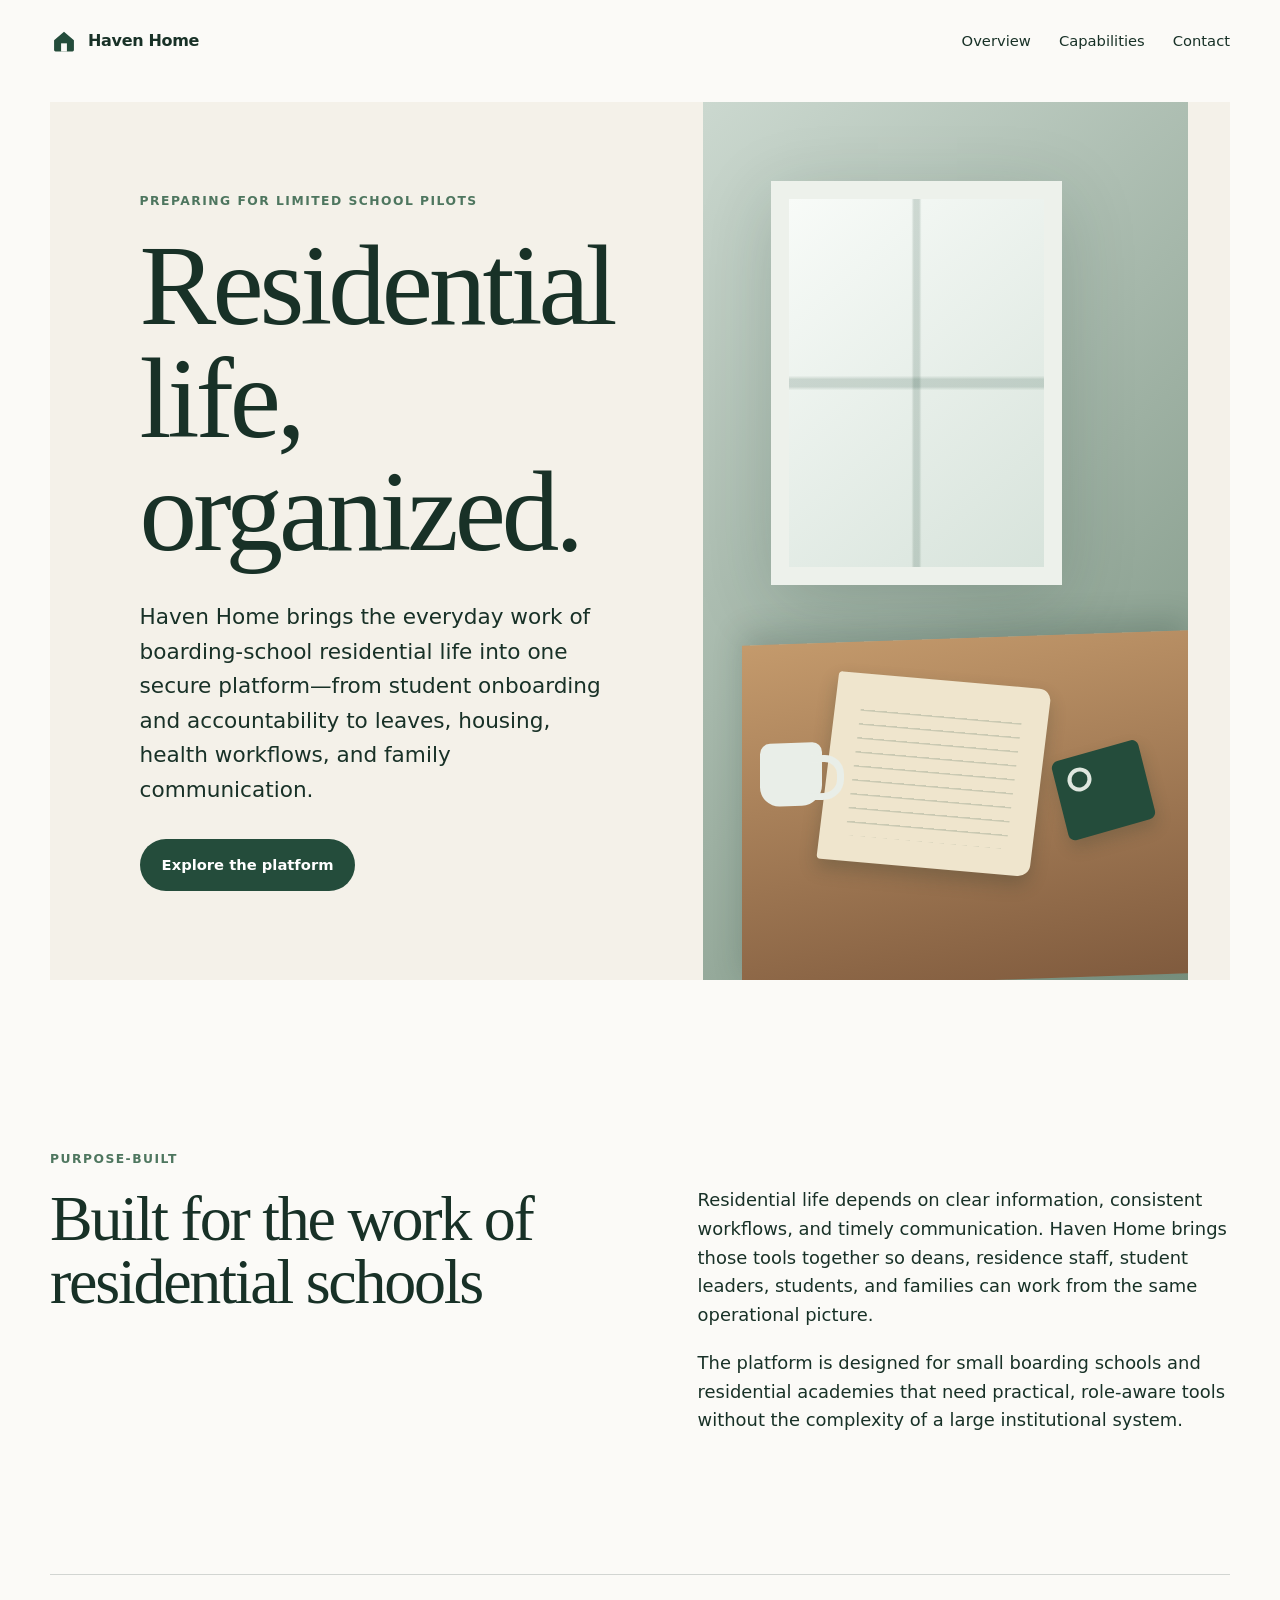
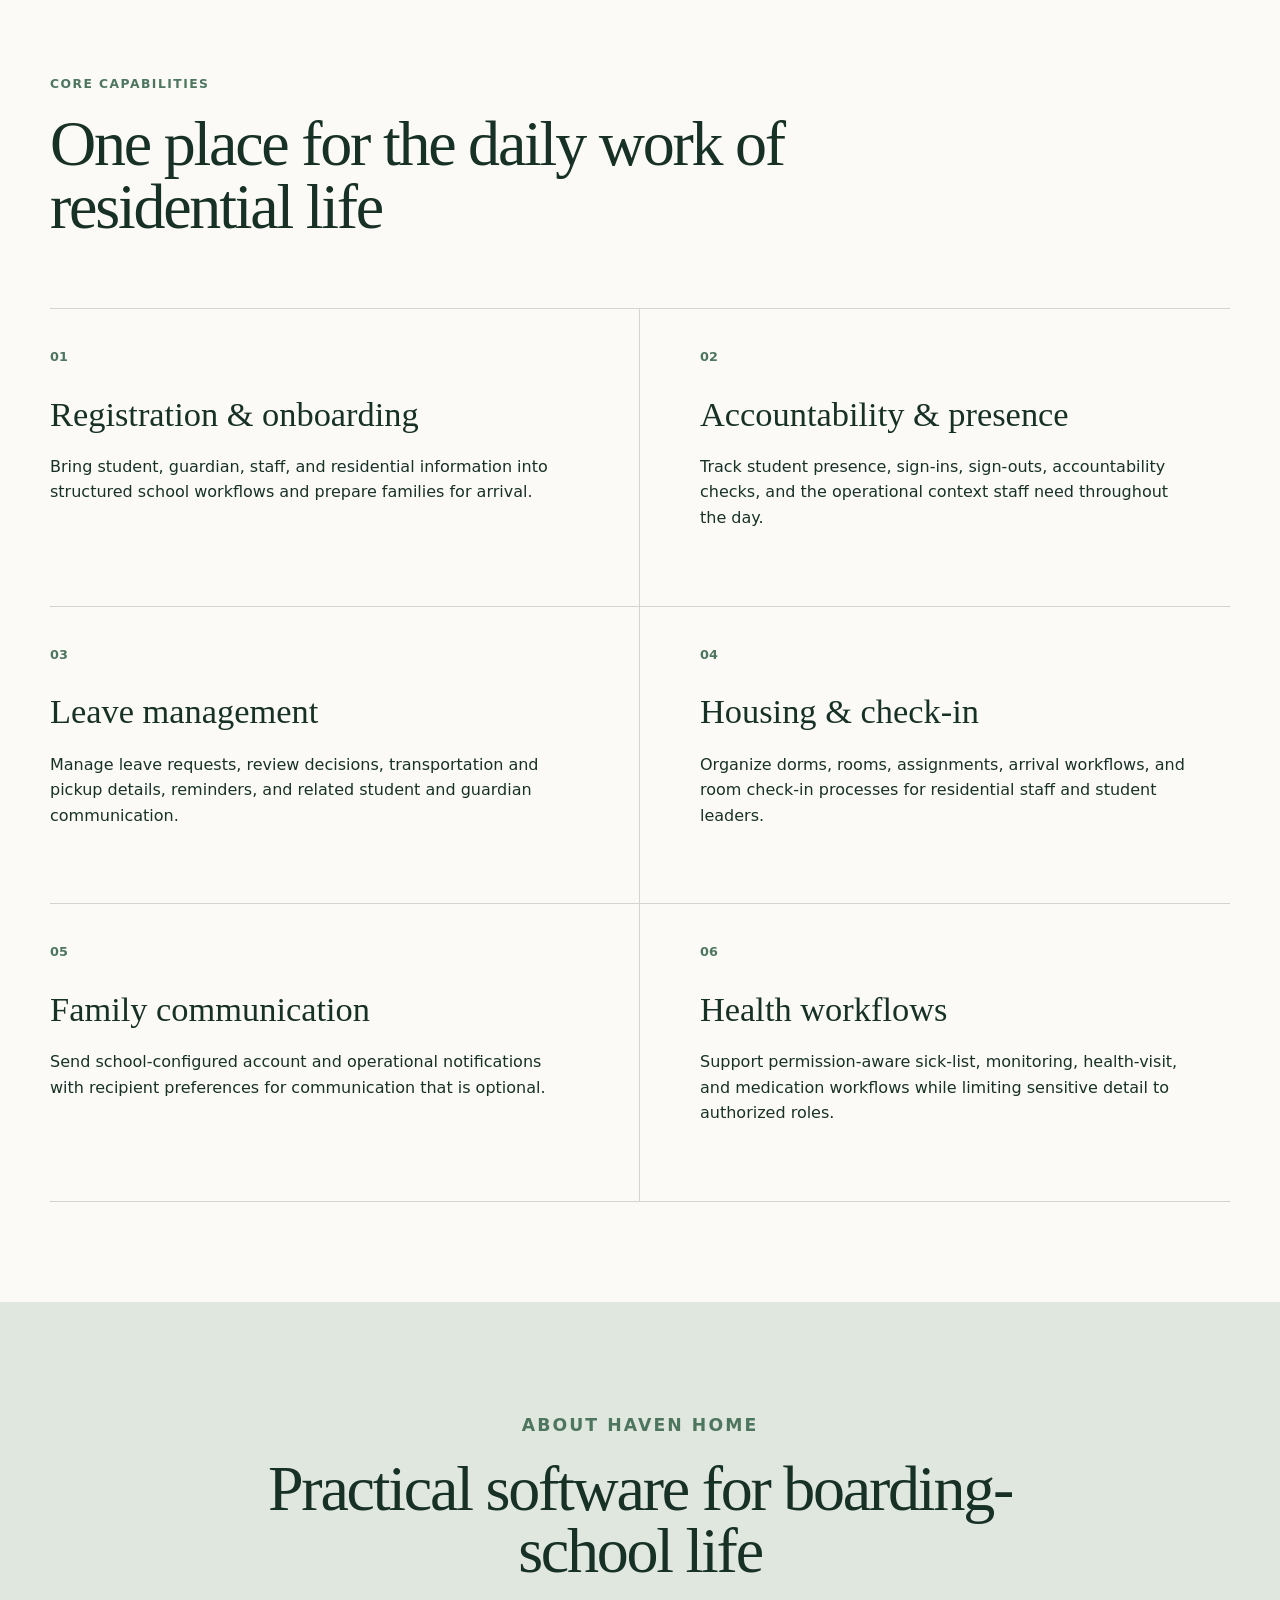
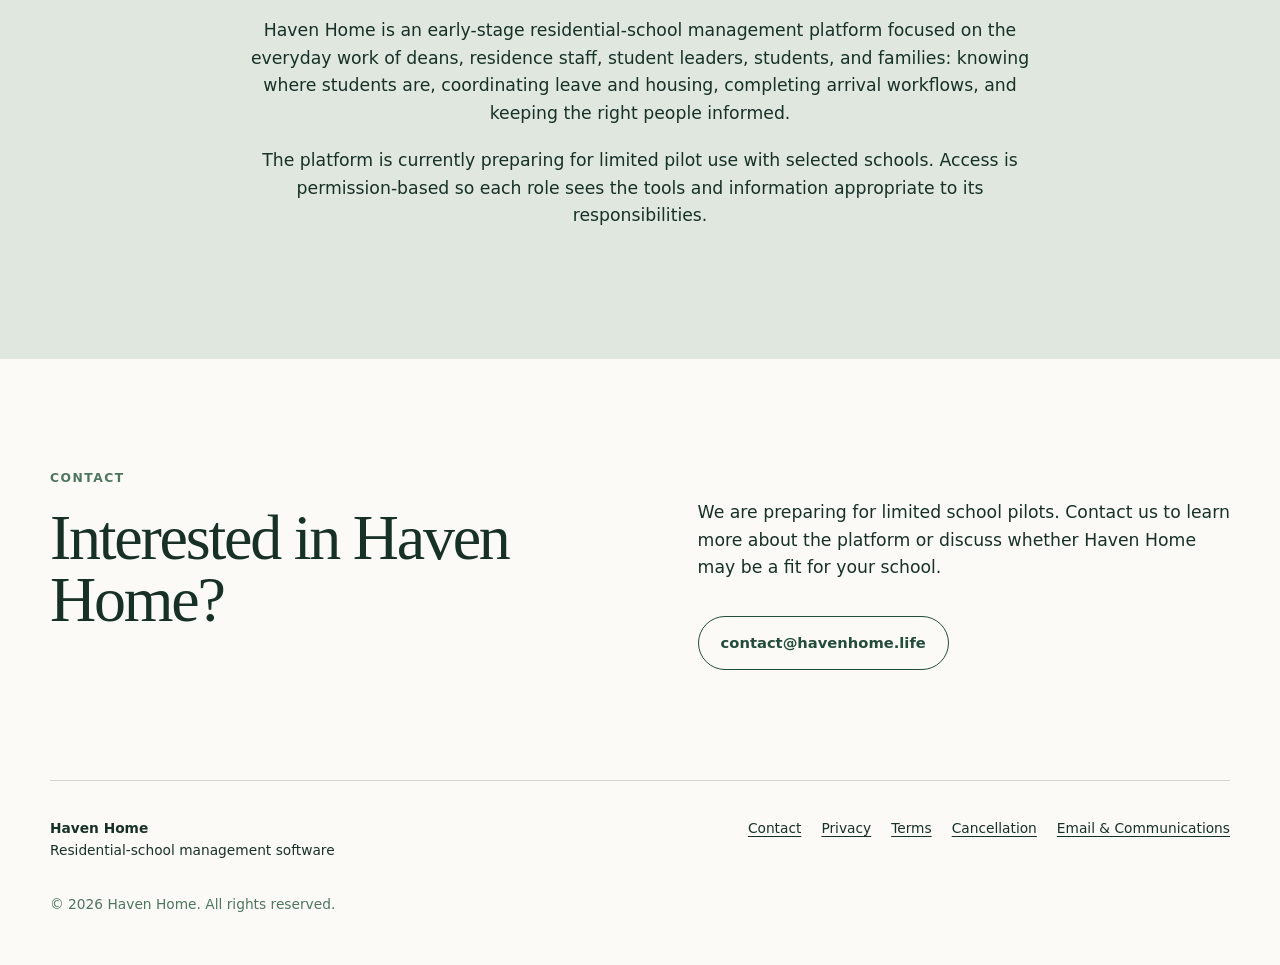
<file: index.html>
<!doctype html>
<html lang="en">
<head>
  <meta charset="utf-8">
  <meta name="viewport" content="width=device-width, initial-scale=1">
  <title>Haven Home | Residential Life, Organized</title>
  <meta name="description" content="Haven Home helps boarding schools manage student onboarding, accountability, leaves, housing, health workflows, and family communication.">
  <link rel="icon" href="favicon.svg" type="image/svg+xml">
  <link rel="stylesheet" href="styles.css">
</head>
<body>
  <header class="site-header">
    <a class="brand" href="#top" aria-label="Haven Home home">
      <svg class="brand-mark" viewBox="0 0 48 48" aria-hidden="true">
        <path d="M7 22.5 24 8l17 14.5v17a2.5 2.5 0 0 1-2.5 2.5h-29A2.5 2.5 0 0 1 7 39.5z"/>
        <path class="door" d="M19 42V28h10v14"/>
      </svg>
      <span>Haven Home</span>
    </a>
    <nav aria-label="Primary navigation">
      <a href="#overview">Overview</a>
      <a href="#capabilities">Capabilities</a>
      <a href="#contact">Contact</a>
    </nav>
  </header>

  <main id="top">
    <section class="hero">
      <div class="hero-copy">
        <p class="eyebrow">Preparing for limited school pilots</p>
        <h1>Residential life,<br>organized.</h1>
        <p class="lede">Haven Home brings the everyday work of boarding-school residential life into one secure platform—from student onboarding and accountability to leaves, housing, health workflows, and family communication.</p>
        <a class="button" href="#capabilities">Explore the platform</a>
      </div>
      <div class="hero-art" aria-hidden="true">
        <div class="window"></div>
        <div class="desk">
          <div class="notebook"></div>
          <div class="key-tag"></div>
          <div class="mug"></div>
        </div>
      </div>
    </section>

    <section class="intro" id="overview">
      <div>
        <p class="eyebrow">Purpose-built</p>
        <h2>Built for the work of residential schools</h2>
      </div>
      <div class="intro-copy">
        <p>Residential life depends on clear information, consistent workflows, and timely communication. Haven Home brings those tools together so deans, residence staff, student leaders, students, and families can work from the same operational picture.</p>
        <p>The platform is designed for small boarding schools and residential academies that need practical, role-aware tools without the complexity of a large institutional system.</p>
      </div>
    </section>

    <section class="capabilities" id="capabilities">
      <div class="section-heading">
        <p class="eyebrow">Core capabilities</p>
        <h2>One place for the daily work of residential life</h2>
      </div>
      <div class="capability-grid">
        <article><span>01</span><h3>Registration & onboarding</h3><p>Bring student, guardian, staff, and residential information into structured school workflows and prepare families for arrival.</p></article>
        <article><span>02</span><h3>Accountability & presence</h3><p>Track student presence, sign-ins, sign-outs, accountability checks, and the operational context staff need throughout the day.</p></article>
        <article><span>03</span><h3>Leave management</h3><p>Manage leave requests, review decisions, transportation and pickup details, reminders, and related student and guardian communication.</p></article>
        <article><span>04</span><h3>Housing & check-in</h3><p>Organize dorms, rooms, assignments, arrival workflows, and room check-in processes for residential staff and student leaders.</p></article>
        <article><span>05</span><h3>Family communication</h3><p>Send school-configured account and operational notifications with recipient preferences for communication that is optional.</p></article>
        <article><span>06</span><h3>Health workflows</h3><p>Support permission-aware sick-list, monitoring, health-visit, and medication workflows while limiting sensitive detail to authorized roles.</p></article>
      </div>
    </section>

    <section class="about">
      <div class="about-card">
        <p class="eyebrow">About Haven Home</p>
        <h2>Practical software for boarding-school life</h2>
        <p>Haven Home is an early-stage residential-school management platform focused on the everyday work of deans, residence staff, student leaders, students, and families: knowing where students are, coordinating leave and housing, completing arrival workflows, and keeping the right people informed.</p>
        <p>The platform is currently preparing for limited pilot use with selected schools. Access is permission-based so each role sees the tools and information appropriate to its responsibilities.</p>
      </div>
    </section>

    <section class="contact" id="contact">
      <div>
        <p class="eyebrow">Contact</p>
        <h2>Interested in Haven Home?</h2>
      </div>
      <div>
        <p>We are preparing for limited school pilots. Contact us to learn more about the platform or discuss whether Haven Home may be a fit for your school.</p>
        <a class="button button-light" href="mailto:contact@havenhome.life">contact@havenhome.life</a>
      </div>
    </section>
  </main>

  <footer>
    <div><strong>Haven Home</strong><span>Residential-school management software</span></div>
    <div class="footer-links"><a href="mailto:contact@havenhome.life">Contact</a><a href="privacy.html">Privacy</a><a href="terms.html">Terms</a><a href="cancellation.html">Cancellation</a><a href="communications.html">Email &amp; Communications</a></div>
    <p>© 2026 Haven Home. All rights reserved.</p>
  </footer>
</body>
</html>
</file>
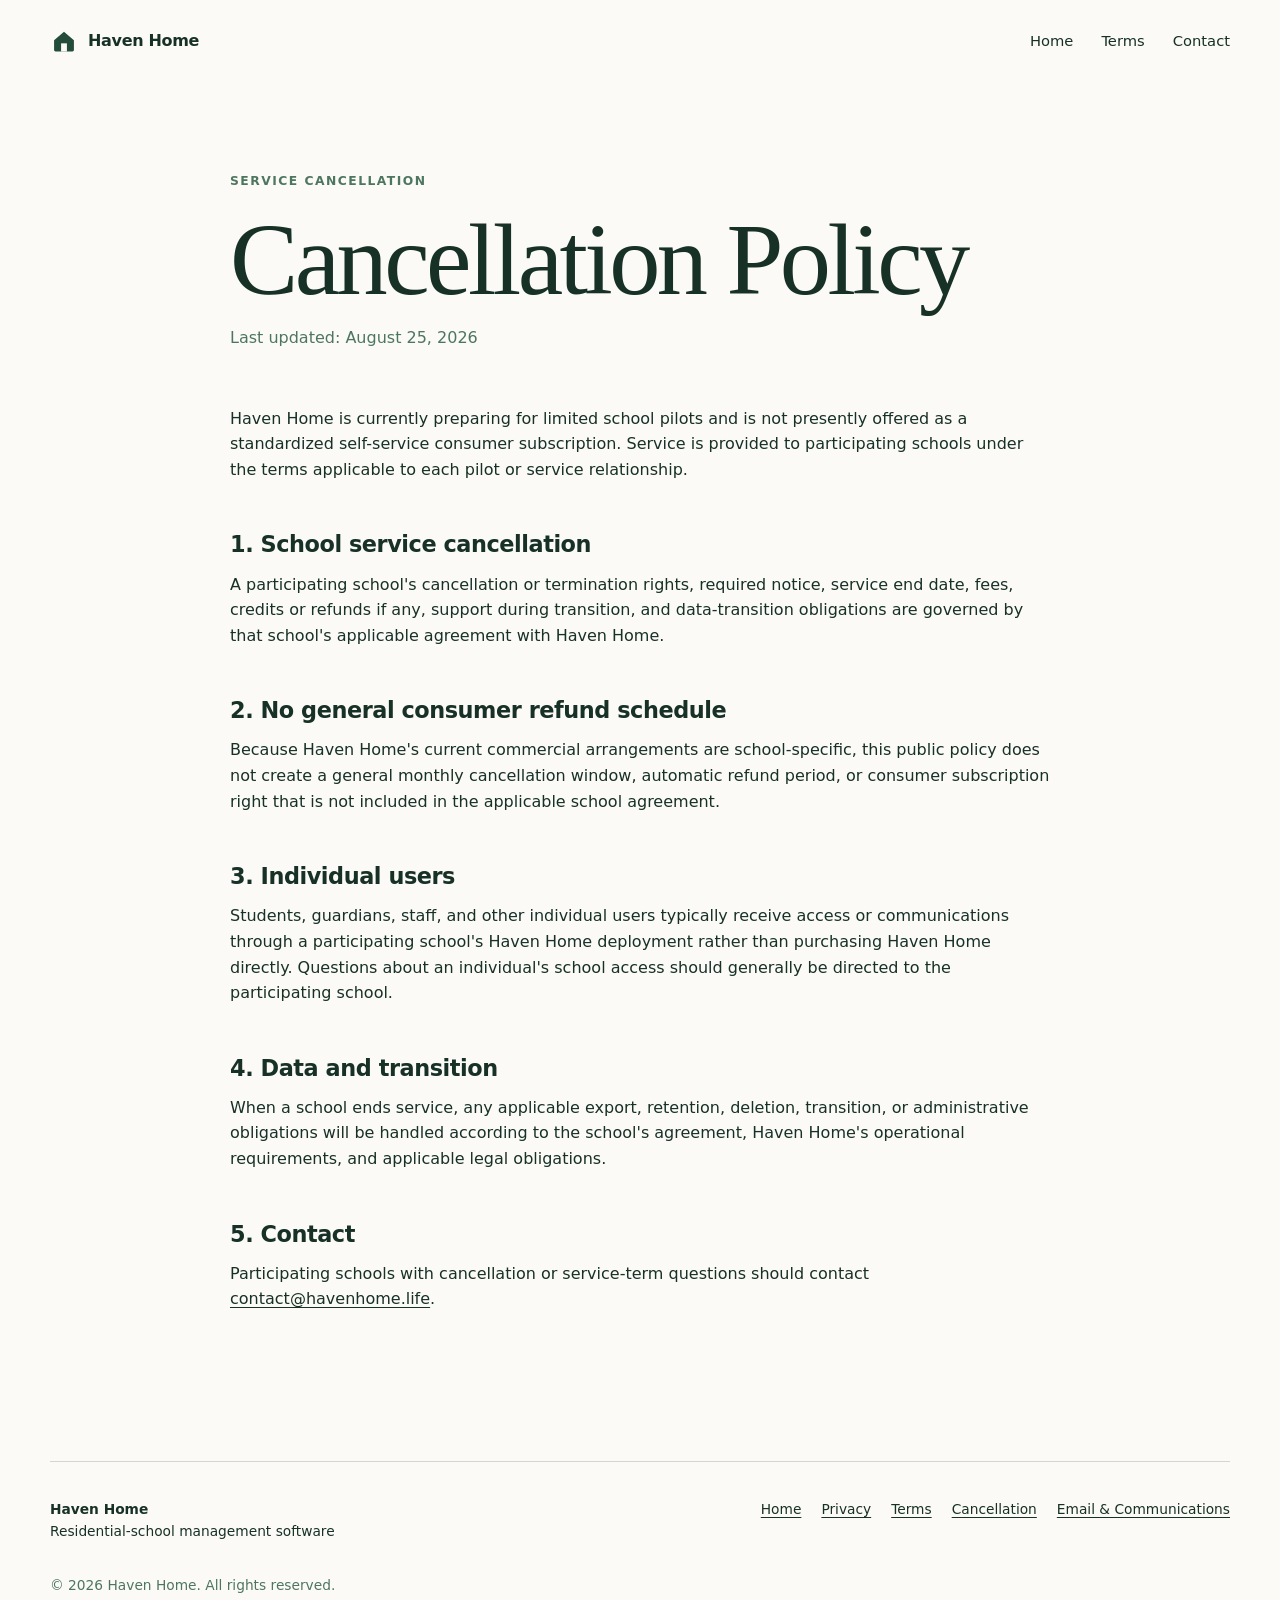
<file: cancellation.html>
<!doctype html>
<html lang="en">
<head>
  <meta charset="utf-8">
  <meta name="viewport" content="width=device-width, initial-scale=1">
  <title>Cancellation Policy | Haven Home</title>
  <meta name="description" content="Service cancellation information for Haven Home participating schools and pilot deployments.">
  <link rel="icon" href="favicon.svg" type="image/svg+xml">
  <link rel="stylesheet" href="styles.css">
</head>
<body>
  <header class="site-header">
    <a class="brand" href="index.html" aria-label="Haven Home home">
      <svg class="brand-mark" viewBox="0 0 48 48" aria-hidden="true"><path d="M7 22.5 24 8l17 14.5v17a2.5 2.5 0 0 1-2.5 2.5h-29A2.5 2.5 0 0 1 7 39.5z"/><path class="door" d="M19 42V28h10v14"/></svg>
      <span>Haven Home</span>
    </a>
    <nav aria-label="Primary navigation"><a href="index.html">Home</a><a href="terms.html">Terms</a><a href="mailto:contact@havenhome.life">Contact</a></nav>
  </header>

  <main class="legal-page">
    <p class="eyebrow">Service cancellation</p>
    <h1>Cancellation Policy</h1>
    <p class="legal-updated">Last updated: August 25, 2026</p>

    <p>Haven Home is currently preparing for limited school pilots and is not presently offered as a standardized self-service consumer subscription. Service is provided to participating schools under the terms applicable to each pilot or service relationship.</p>

    <h2>1. School service cancellation</h2>
    <p>A participating school's cancellation or termination rights, required notice, service end date, fees, credits or refunds if any, support during transition, and data-transition obligations are governed by that school's applicable agreement with Haven Home.</p>

    <h2>2. No general consumer refund schedule</h2>
    <p>Because Haven Home's current commercial arrangements are school-specific, this public policy does not create a general monthly cancellation window, automatic refund period, or consumer subscription right that is not included in the applicable school agreement.</p>

    <h2>3. Individual users</h2>
    <p>Students, guardians, staff, and other individual users typically receive access or communications through a participating school's Haven Home deployment rather than purchasing Haven Home directly. Questions about an individual's school access should generally be directed to the participating school.</p>

    <h2>4. Data and transition</h2>
    <p>When a school ends service, any applicable export, retention, deletion, transition, or administrative obligations will be handled according to the school's agreement, Haven Home's operational requirements, and applicable legal obligations.</p>

    <h2>5. Contact</h2>
    <p>Participating schools with cancellation or service-term questions should contact <a href="mailto:contact@havenhome.life">contact@havenhome.life</a>.</p>
  </main>

  <footer>
    <div><strong>Haven Home</strong><span>Residential-school management software</span></div>
    <div class="footer-links"><a href="index.html">Home</a><a href="privacy.html">Privacy</a><a href="terms.html">Terms</a><a href="cancellation.html">Cancellation</a><a href="communications.html">Email &amp; Communications</a></div>
    <p>© 2026 Haven Home. All rights reserved.</p>
  </footer>
</body>
</html>
</file>
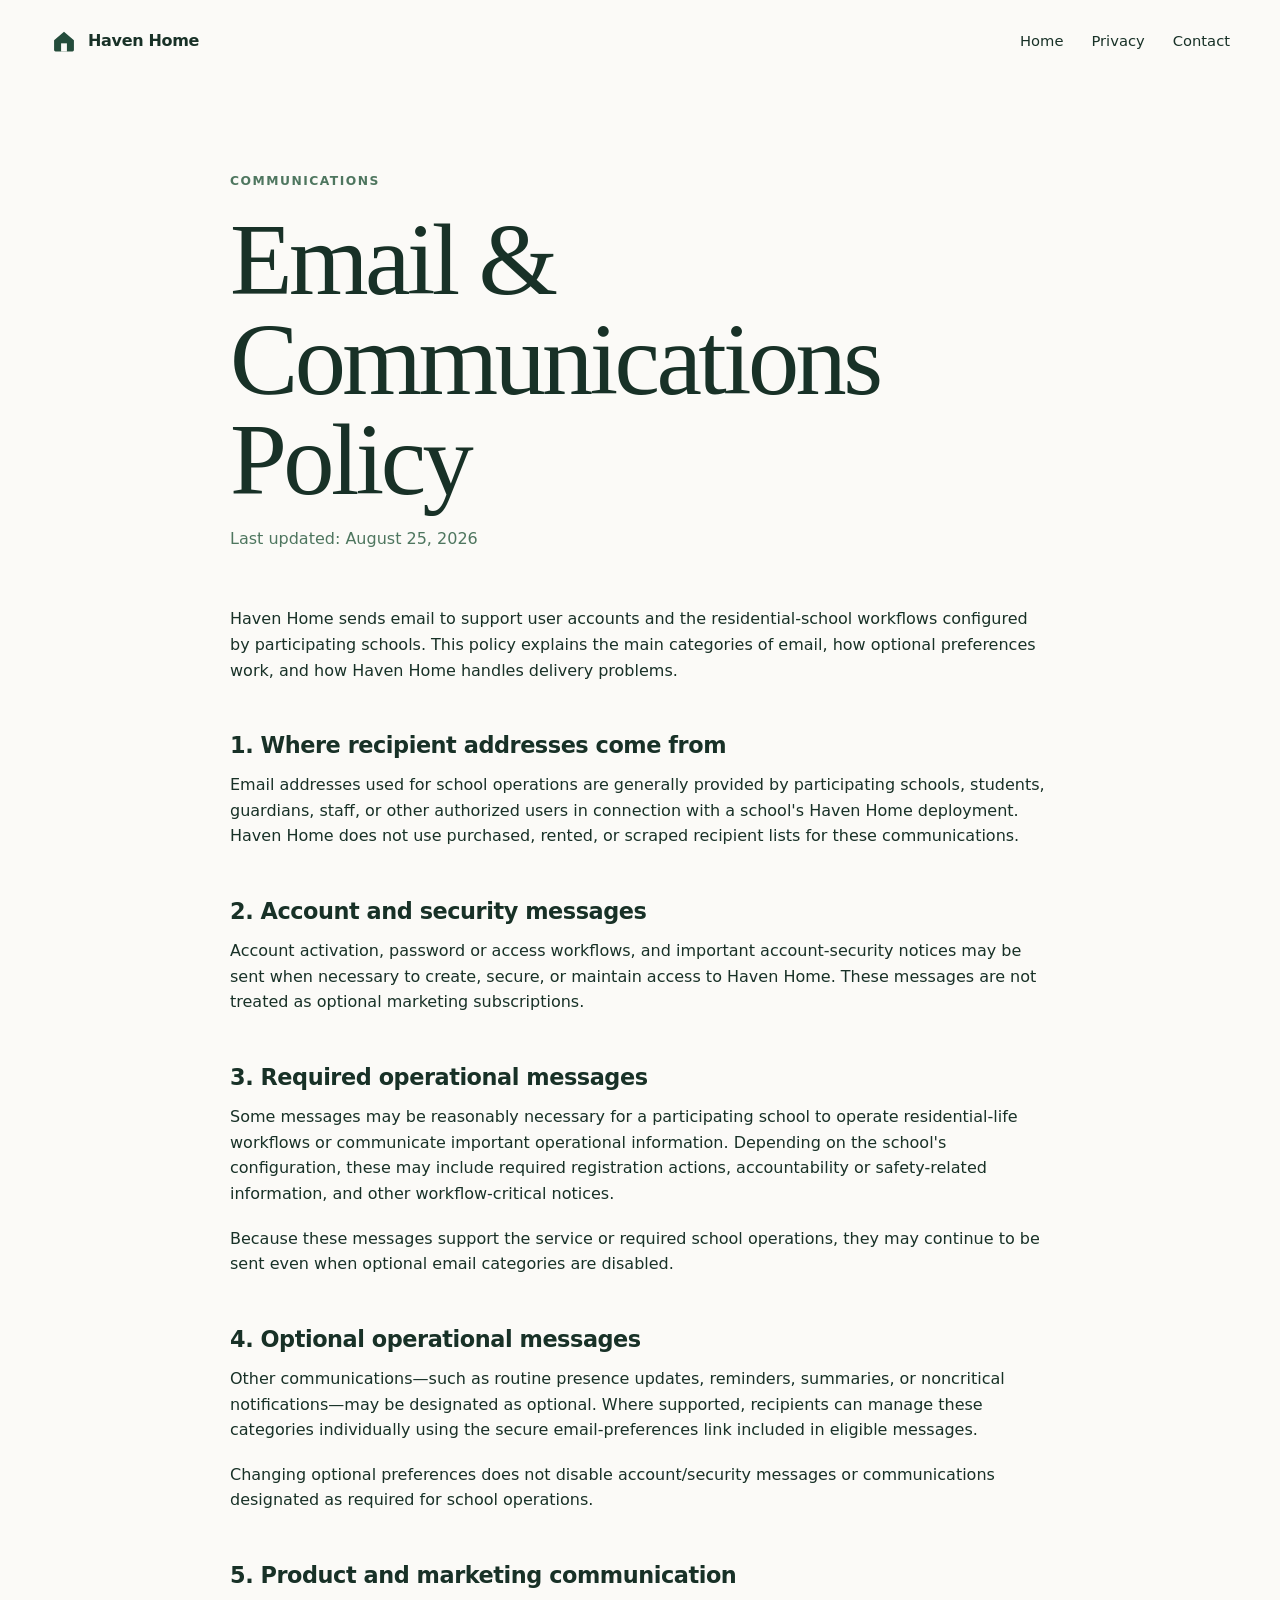
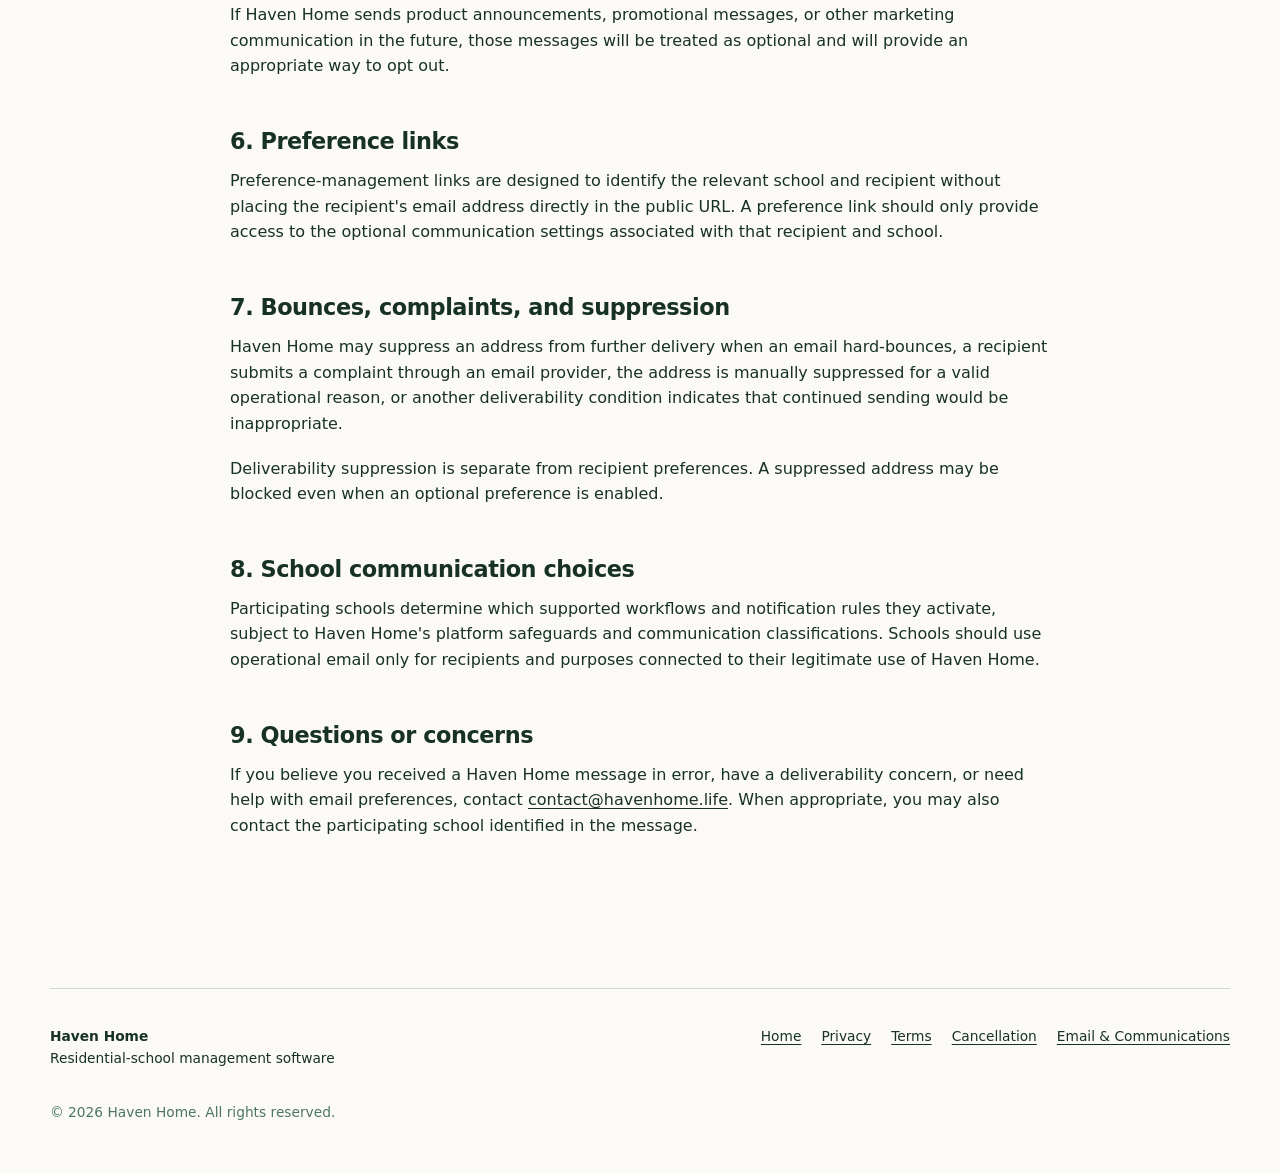
<file: communications.html>
<!doctype html>
<html lang="en">
<head>
  <meta charset="utf-8">
  <meta name="viewport" content="width=device-width, initial-scale=1">
  <title>Email & Communications Policy | Haven Home</title>
  <meta name="description" content="How Haven Home handles account, operational, optional, and deliverability-related email communications.">
  <link rel="icon" href="favicon.svg" type="image/svg+xml">
  <link rel="stylesheet" href="styles.css">
</head>
<body>
  <header class="site-header">
    <a class="brand" href="index.html" aria-label="Haven Home home">
      <svg class="brand-mark" viewBox="0 0 48 48" aria-hidden="true"><path d="M7 22.5 24 8l17 14.5v17a2.5 2.5 0 0 1-2.5 2.5h-29A2.5 2.5 0 0 1 7 39.5z"/><path class="door" d="M19 42V28h10v14"/></svg>
      <span>Haven Home</span>
    </a>
    <nav aria-label="Primary navigation"><a href="index.html">Home</a><a href="privacy.html">Privacy</a><a href="mailto:contact@havenhome.life">Contact</a></nav>
  </header>

  <main class="legal-page">
    <p class="eyebrow">Communications</p>
    <h1>Email &amp; Communications Policy</h1>
    <p class="legal-updated">Last updated: August 25, 2026</p>

    <p>Haven Home sends email to support user accounts and the residential-school workflows configured by participating schools. This policy explains the main categories of email, how optional preferences work, and how Haven Home handles delivery problems.</p>

    <h2>1. Where recipient addresses come from</h2>
    <p>Email addresses used for school operations are generally provided by participating schools, students, guardians, staff, or other authorized users in connection with a school's Haven Home deployment. Haven Home does not use purchased, rented, or scraped recipient lists for these communications.</p>

    <h2>2. Account and security messages</h2>
    <p>Account activation, password or access workflows, and important account-security notices may be sent when necessary to create, secure, or maintain access to Haven Home. These messages are not treated as optional marketing subscriptions.</p>

    <h2>3. Required operational messages</h2>
    <p>Some messages may be reasonably necessary for a participating school to operate residential-life workflows or communicate important operational information. Depending on the school's configuration, these may include required registration actions, accountability or safety-related information, and other workflow-critical notices.</p>
    <p>Because these messages support the service or required school operations, they may continue to be sent even when optional email categories are disabled.</p>

    <h2>4. Optional operational messages</h2>
    <p>Other communications—such as routine presence updates, reminders, summaries, or noncritical notifications—may be designated as optional. Where supported, recipients can manage these categories individually using the secure email-preferences link included in eligible messages.</p>
    <p>Changing optional preferences does not disable account/security messages or communications designated as required for school operations.</p>

    <h2>5. Product and marketing communication</h2>
    <p>If Haven Home sends product announcements, promotional messages, or other marketing communication in the future, those messages will be treated as optional and will provide an appropriate way to opt out.</p>

    <h2>6. Preference links</h2>
    <p>Preference-management links are designed to identify the relevant school and recipient without placing the recipient's email address directly in the public URL. A preference link should only provide access to the optional communication settings associated with that recipient and school.</p>

    <h2>7. Bounces, complaints, and suppression</h2>
    <p>Haven Home may suppress an address from further delivery when an email hard-bounces, a recipient submits a complaint through an email provider, the address is manually suppressed for a valid operational reason, or another deliverability condition indicates that continued sending would be inappropriate.</p>
    <p>Deliverability suppression is separate from recipient preferences. A suppressed address may be blocked even when an optional preference is enabled.</p>

    <h2>8. School communication choices</h2>
    <p>Participating schools determine which supported workflows and notification rules they activate, subject to Haven Home's platform safeguards and communication classifications. Schools should use operational email only for recipients and purposes connected to their legitimate use of Haven Home.</p>

    <h2>9. Questions or concerns</h2>
    <p>If you believe you received a Haven Home message in error, have a deliverability concern, or need help with email preferences, contact <a href="mailto:contact@havenhome.life">contact@havenhome.life</a>. When appropriate, you may also contact the participating school identified in the message.</p>
  </main>

  <footer>
    <div><strong>Haven Home</strong><span>Residential-school management software</span></div>
    <div class="footer-links"><a href="index.html">Home</a><a href="privacy.html">Privacy</a><a href="terms.html">Terms</a><a href="cancellation.html">Cancellation</a><a href="communications.html">Email &amp; Communications</a></div>
    <p>© 2026 Haven Home. All rights reserved.</p>
  </footer>
</body>
</html>
</file>
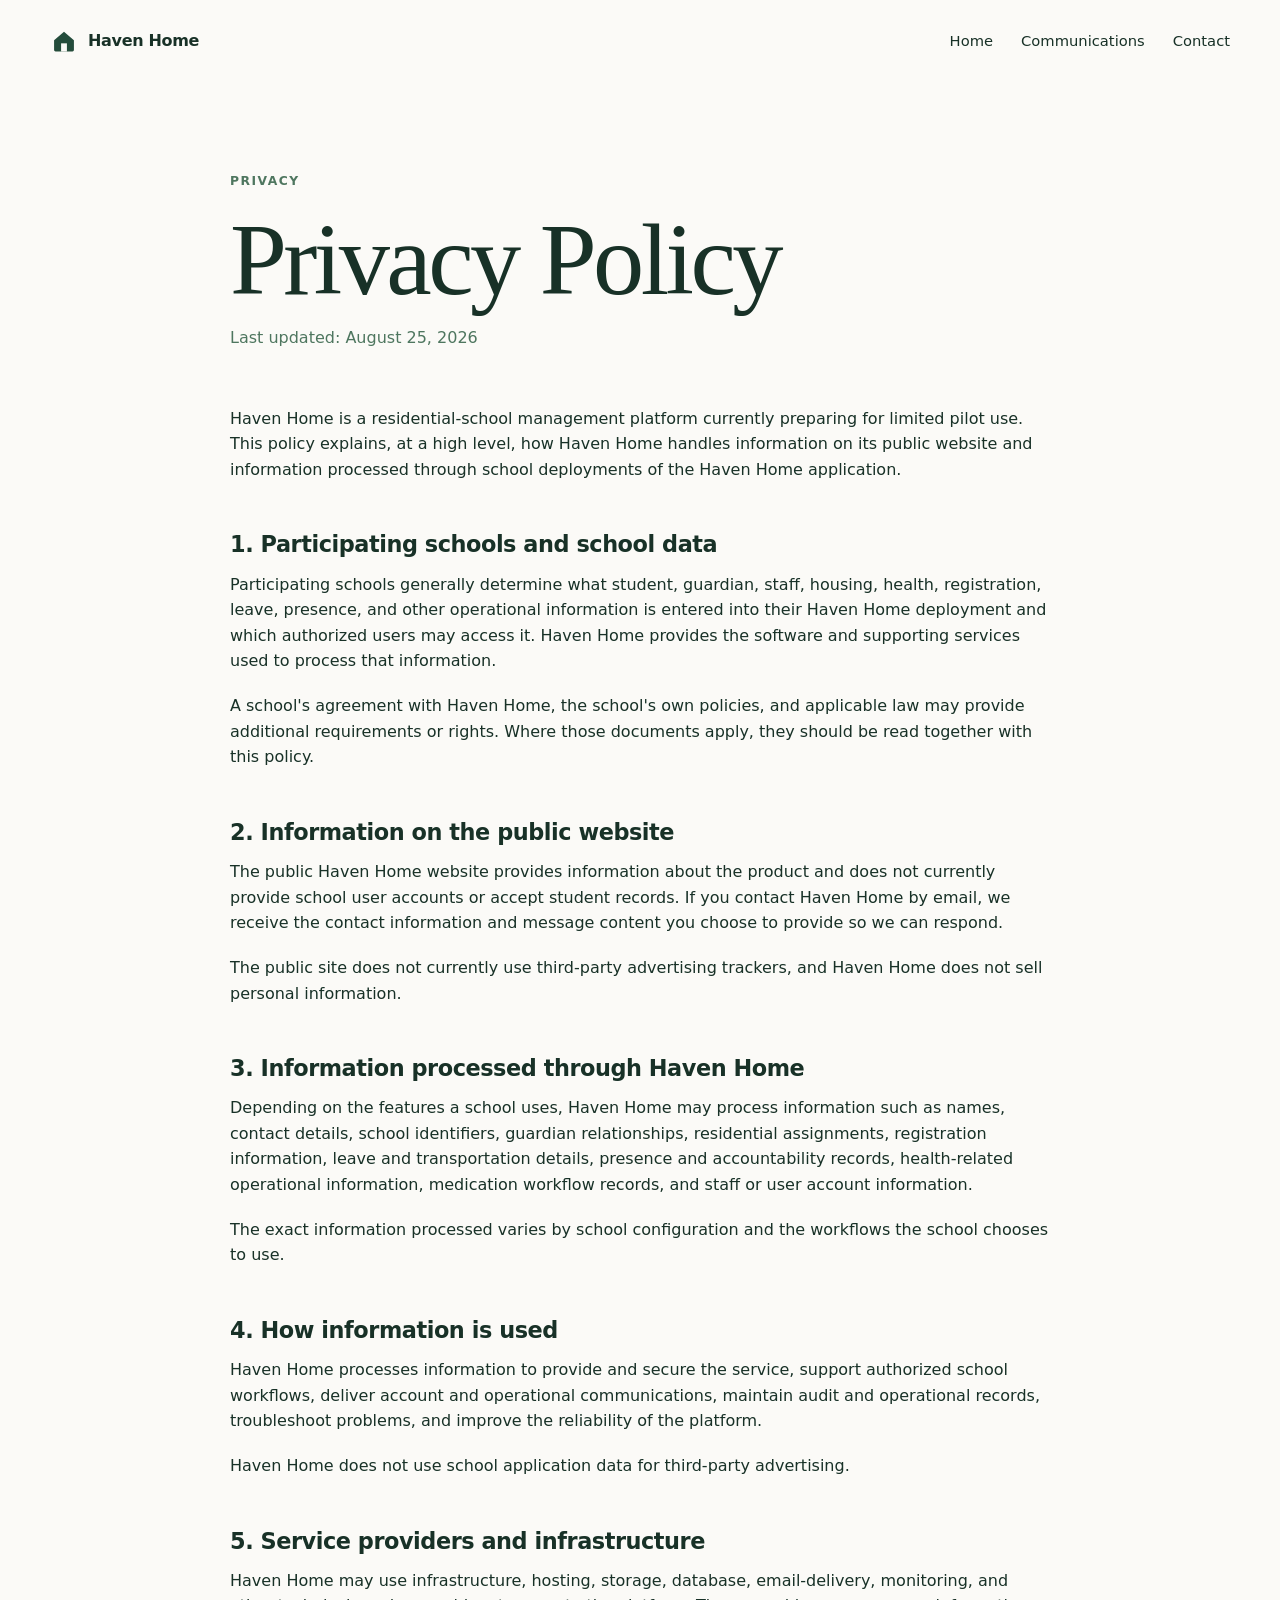
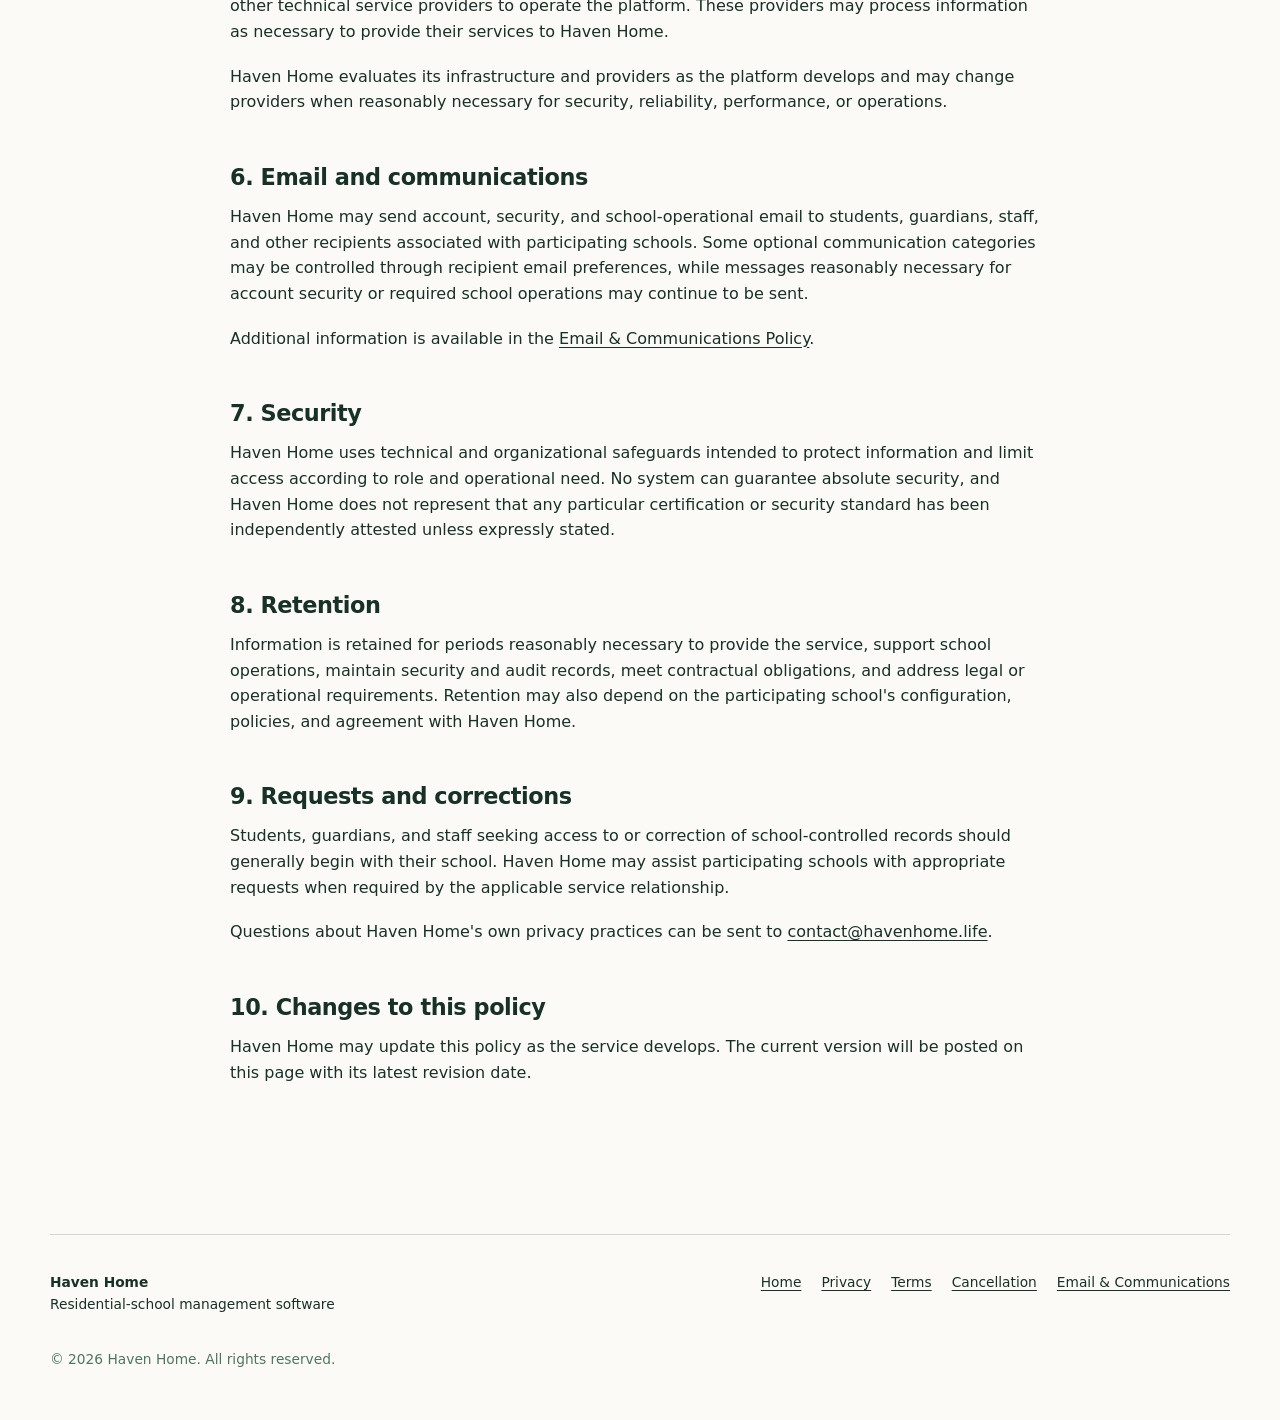
<file: privacy.html>
<!doctype html>
<html lang="en">
<head>
  <meta charset="utf-8">
  <meta name="viewport" content="width=device-width, initial-scale=1">
  <title>Privacy Policy | Haven Home</title>
  <meta name="description" content="Privacy information for the Haven Home website and residential-school management platform.">
  <link rel="icon" href="favicon.svg" type="image/svg+xml">
  <link rel="stylesheet" href="styles.css">
</head>
<body>
  <header class="site-header">
    <a class="brand" href="index.html" aria-label="Haven Home home">
      <svg class="brand-mark" viewBox="0 0 48 48" aria-hidden="true">
        <path d="M7 22.5 24 8l17 14.5v17a2.5 2.5 0 0 1-2.5 2.5h-29A2.5 2.5 0 0 1 7 39.5z"/>
        <path class="door" d="M19 42V28h10v14"/>
      </svg>
      <span>Haven Home</span>
    </a>
    <nav aria-label="Primary navigation"><a href="index.html">Home</a><a href="communications.html">Communications</a><a href="mailto:contact@havenhome.life">Contact</a></nav>
  </header>

  <main class="legal-page">
    <p class="eyebrow">Privacy</p>
    <h1>Privacy Policy</h1>
    <p class="legal-updated">Last updated: August 25, 2026</p>

    <p>Haven Home is a residential-school management platform currently preparing for limited pilot use. This policy explains, at a high level, how Haven Home handles information on its public website and information processed through school deployments of the Haven Home application.</p>

    <h2>1. Participating schools and school data</h2>
    <p>Participating schools generally determine what student, guardian, staff, housing, health, registration, leave, presence, and other operational information is entered into their Haven Home deployment and which authorized users may access it. Haven Home provides the software and supporting services used to process that information.</p>
    <p>A school's agreement with Haven Home, the school's own policies, and applicable law may provide additional requirements or rights. Where those documents apply, they should be read together with this policy.</p>

    <h2>2. Information on the public website</h2>
    <p>The public Haven Home website provides information about the product and does not currently provide school user accounts or accept student records. If you contact Haven Home by email, we receive the contact information and message content you choose to provide so we can respond.</p>
    <p>The public site does not currently use third-party advertising trackers, and Haven Home does not sell personal information.</p>

    <h2>3. Information processed through Haven Home</h2>
    <p>Depending on the features a school uses, Haven Home may process information such as names, contact details, school identifiers, guardian relationships, residential assignments, registration information, leave and transportation details, presence and accountability records, health-related operational information, medication workflow records, and staff or user account information.</p>
    <p>The exact information processed varies by school configuration and the workflows the school chooses to use.</p>

    <h2>4. How information is used</h2>
    <p>Haven Home processes information to provide and secure the service, support authorized school workflows, deliver account and operational communications, maintain audit and operational records, troubleshoot problems, and improve the reliability of the platform.</p>
    <p>Haven Home does not use school application data for third-party advertising.</p>

    <h2>5. Service providers and infrastructure</h2>
    <p>Haven Home may use infrastructure, hosting, storage, database, email-delivery, monitoring, and other technical service providers to operate the platform. These providers may process information as necessary to provide their services to Haven Home.</p>
    <p>Haven Home evaluates its infrastructure and providers as the platform develops and may change providers when reasonably necessary for security, reliability, performance, or operations.</p>

    <h2>6. Email and communications</h2>
    <p>Haven Home may send account, security, and school-operational email to students, guardians, staff, and other recipients associated with participating schools. Some optional communication categories may be controlled through recipient email preferences, while messages reasonably necessary for account security or required school operations may continue to be sent.</p>
    <p>Additional information is available in the <a href="communications.html">Email &amp; Communications Policy</a>.</p>

    <h2>7. Security</h2>
    <p>Haven Home uses technical and organizational safeguards intended to protect information and limit access according to role and operational need. No system can guarantee absolute security, and Haven Home does not represent that any particular certification or security standard has been independently attested unless expressly stated.</p>

    <h2>8. Retention</h2>
    <p>Information is retained for periods reasonably necessary to provide the service, support school operations, maintain security and audit records, meet contractual obligations, and address legal or operational requirements. Retention may also depend on the participating school's configuration, policies, and agreement with Haven Home.</p>

    <h2>9. Requests and corrections</h2>
    <p>Students, guardians, and staff seeking access to or correction of school-controlled records should generally begin with their school. Haven Home may assist participating schools with appropriate requests when required by the applicable service relationship.</p>
    <p>Questions about Haven Home's own privacy practices can be sent to <a href="mailto:contact@havenhome.life">contact@havenhome.life</a>.</p>

    <h2>10. Changes to this policy</h2>
    <p>Haven Home may update this policy as the service develops. The current version will be posted on this page with its latest revision date.</p>
  </main>

  <footer>
    <div><strong>Haven Home</strong><span>Residential-school management software</span></div>
    <div class="footer-links"><a href="index.html">Home</a><a href="privacy.html">Privacy</a><a href="terms.html">Terms</a><a href="cancellation.html">Cancellation</a><a href="communications.html">Email &amp; Communications</a></div>
    <p>© 2026 Haven Home. All rights reserved.</p>
  </footer>
</body>
</html>
</file>
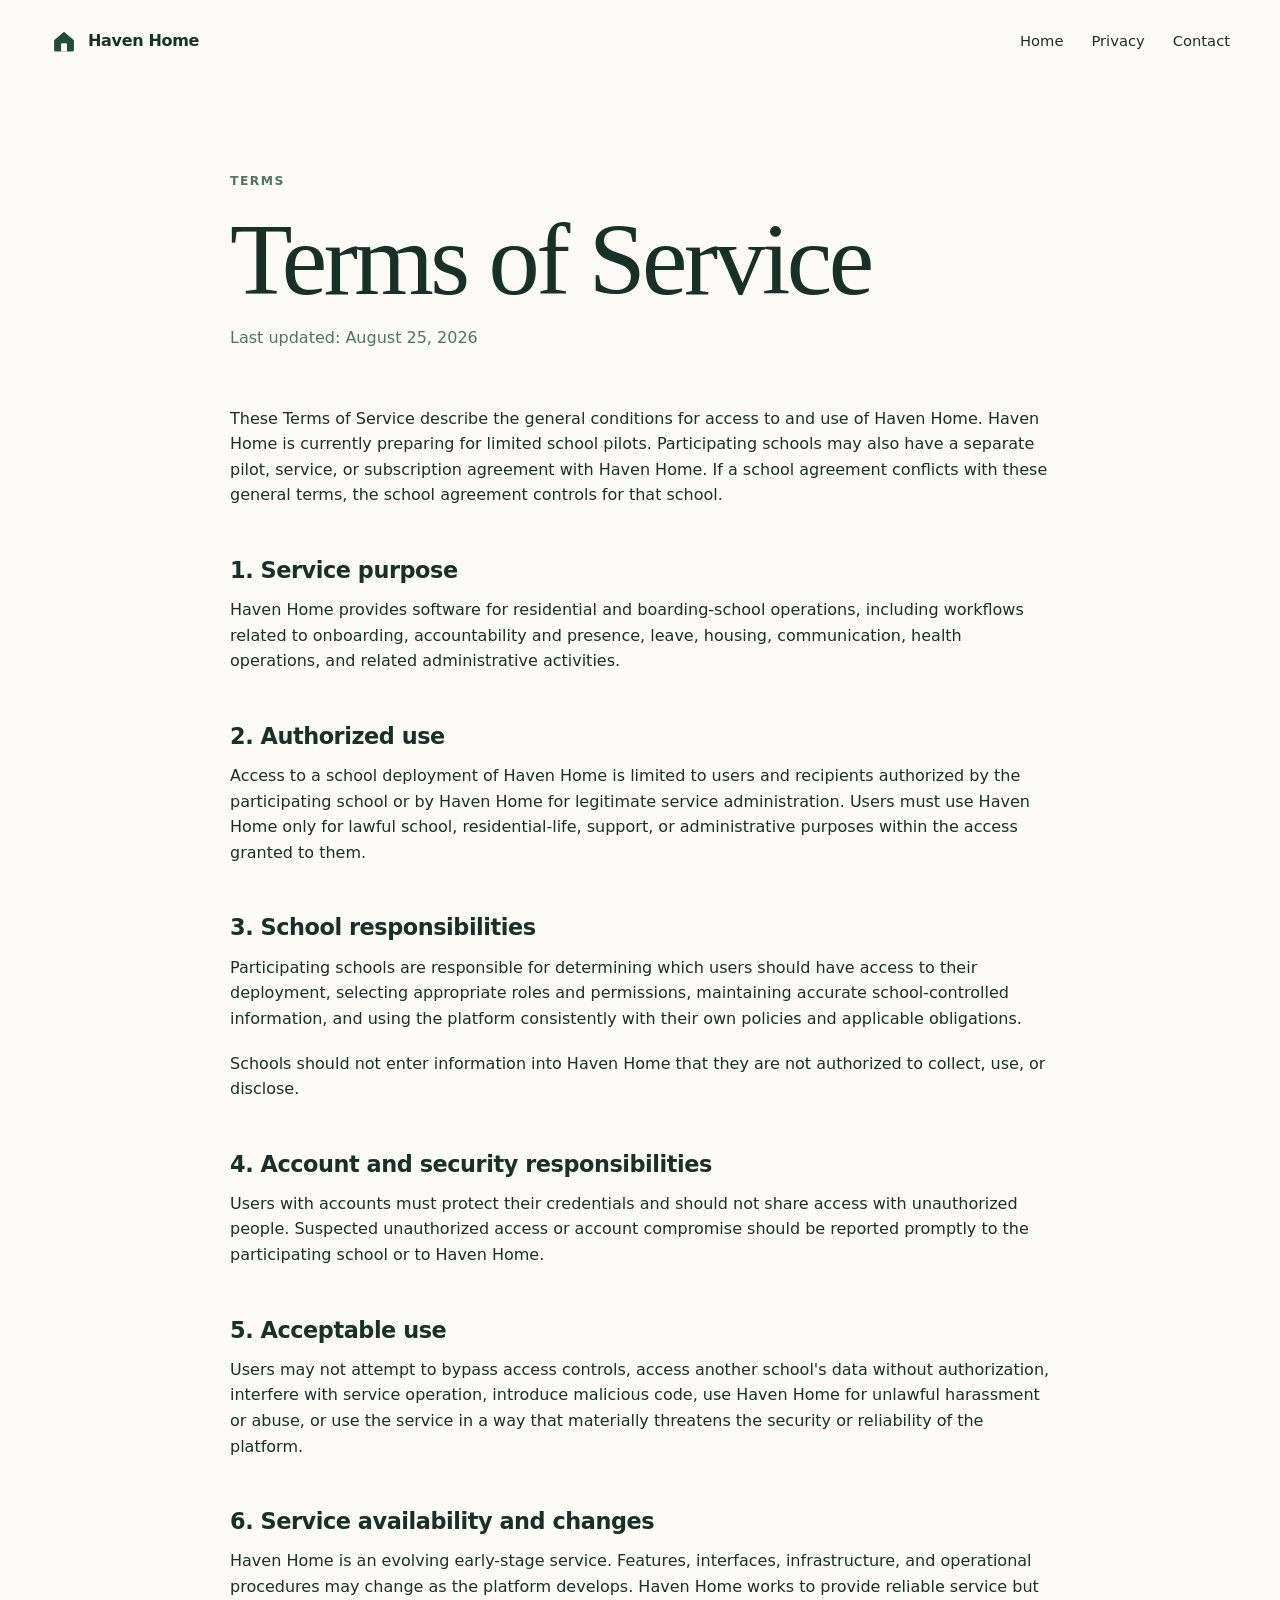
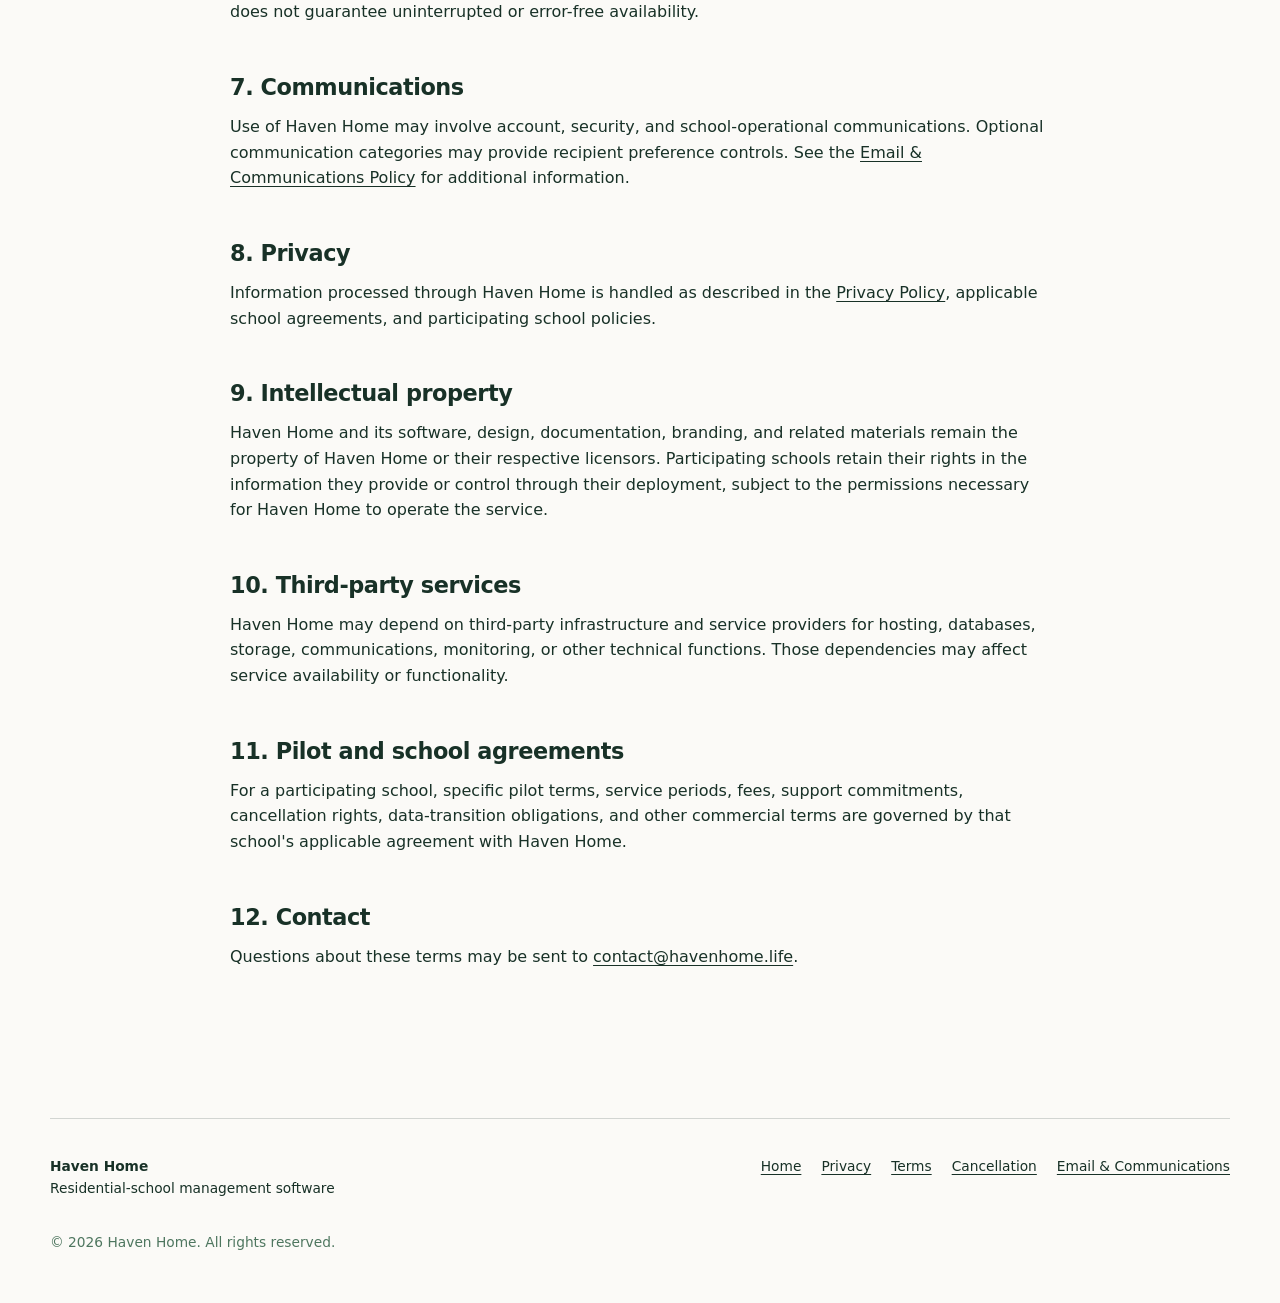
<file: terms.html>
<!doctype html>
<html lang="en">
<head>
  <meta charset="utf-8">
  <meta name="viewport" content="width=device-width, initial-scale=1">
  <title>Terms of Service | Haven Home</title>
  <meta name="description" content="Terms governing access to and use of the Haven Home residential-school management platform.">
  <link rel="icon" href="favicon.svg" type="image/svg+xml">
  <link rel="stylesheet" href="styles.css">
</head>
<body>
  <header class="site-header">
    <a class="brand" href="index.html" aria-label="Haven Home home">
      <svg class="brand-mark" viewBox="0 0 48 48" aria-hidden="true"><path d="M7 22.5 24 8l17 14.5v17a2.5 2.5 0 0 1-2.5 2.5h-29A2.5 2.5 0 0 1 7 39.5z"/><path class="door" d="M19 42V28h10v14"/></svg>
      <span>Haven Home</span>
    </a>
    <nav aria-label="Primary navigation"><a href="index.html">Home</a><a href="privacy.html">Privacy</a><a href="mailto:contact@havenhome.life">Contact</a></nav>
  </header>

  <main class="legal-page">
    <p class="eyebrow">Terms</p>
    <h1>Terms of Service</h1>
    <p class="legal-updated">Last updated: August 25, 2026</p>

    <p>These Terms of Service describe the general conditions for access to and use of Haven Home. Haven Home is currently preparing for limited school pilots. Participating schools may also have a separate pilot, service, or subscription agreement with Haven Home. If a school agreement conflicts with these general terms, the school agreement controls for that school.</p>

    <h2>1. Service purpose</h2>
    <p>Haven Home provides software for residential and boarding-school operations, including workflows related to onboarding, accountability and presence, leave, housing, communication, health operations, and related administrative activities.</p>

    <h2>2. Authorized use</h2>
    <p>Access to a school deployment of Haven Home is limited to users and recipients authorized by the participating school or by Haven Home for legitimate service administration. Users must use Haven Home only for lawful school, residential-life, support, or administrative purposes within the access granted to them.</p>

    <h2>3. School responsibilities</h2>
    <p>Participating schools are responsible for determining which users should have access to their deployment, selecting appropriate roles and permissions, maintaining accurate school-controlled information, and using the platform consistently with their own policies and applicable obligations.</p>
    <p>Schools should not enter information into Haven Home that they are not authorized to collect, use, or disclose.</p>

    <h2>4. Account and security responsibilities</h2>
    <p>Users with accounts must protect their credentials and should not share access with unauthorized people. Suspected unauthorized access or account compromise should be reported promptly to the participating school or to Haven Home.</p>

    <h2>5. Acceptable use</h2>
    <p>Users may not attempt to bypass access controls, access another school's data without authorization, interfere with service operation, introduce malicious code, use Haven Home for unlawful harassment or abuse, or use the service in a way that materially threatens the security or reliability of the platform.</p>

    <h2>6. Service availability and changes</h2>
    <p>Haven Home is an evolving early-stage service. Features, interfaces, infrastructure, and operational procedures may change as the platform develops. Haven Home works to provide reliable service but does not guarantee uninterrupted or error-free availability.</p>

    <h2>7. Communications</h2>
    <p>Use of Haven Home may involve account, security, and school-operational communications. Optional communication categories may provide recipient preference controls. See the <a href="communications.html">Email &amp; Communications Policy</a> for additional information.</p>

    <h2>8. Privacy</h2>
    <p>Information processed through Haven Home is handled as described in the <a href="privacy.html">Privacy Policy</a>, applicable school agreements, and participating school policies.</p>

    <h2>9. Intellectual property</h2>
    <p>Haven Home and its software, design, documentation, branding, and related materials remain the property of Haven Home or their respective licensors. Participating schools retain their rights in the information they provide or control through their deployment, subject to the permissions necessary for Haven Home to operate the service.</p>

    <h2>10. Third-party services</h2>
    <p>Haven Home may depend on third-party infrastructure and service providers for hosting, databases, storage, communications, monitoring, or other technical functions. Those dependencies may affect service availability or functionality.</p>

    <h2>11. Pilot and school agreements</h2>
    <p>For a participating school, specific pilot terms, service periods, fees, support commitments, cancellation rights, data-transition obligations, and other commercial terms are governed by that school's applicable agreement with Haven Home.</p>

    <h2>12. Contact</h2>
    <p>Questions about these terms may be sent to <a href="mailto:contact@havenhome.life">contact@havenhome.life</a>.</p>
  </main>

  <footer>
    <div><strong>Haven Home</strong><span>Residential-school management software</span></div>
    <div class="footer-links"><a href="index.html">Home</a><a href="privacy.html">Privacy</a><a href="terms.html">Terms</a><a href="cancellation.html">Cancellation</a><a href="communications.html">Email &amp; Communications</a></div>
    <p>© 2026 Haven Home. All rights reserved.</p>
  </footer>
</body>
</html>
</file>
<file: styles.css>
:root{--ink:#183127;--deep:#244c3b;--green:#4e765f;--sage:#dfe7df;--cream:#f4f1e9;--paper:#fbfaf7;--line:rgba(24,49,39,.18);--max:1180px}*{box-sizing:border-box}html{scroll-behavior:smooth}body{margin:0;background:var(--paper);color:var(--ink);font-family:system-ui,-apple-system,BlinkMacSystemFont,"Segoe UI",sans-serif;line-height:1.6}a{color:inherit}.site-header{width:min(calc(100% - 40px),var(--max));margin:0 auto;min-height:82px;display:flex;align-items:center;justify-content:space-between}.brand{display:inline-flex;align-items:center;gap:10px;text-decoration:none;font-weight:600;letter-spacing:-.02em}.brand-mark{width:28px;height:28px;fill:var(--deep)}.brand-mark .door{fill:var(--paper)}nav{display:flex;gap:28px;font-size:.92rem}nav a{text-decoration:none;border-bottom:1px solid transparent}nav a:hover,nav a:focus{border-color:currentColor}h1,h2{font-family:Georgia,"Times New Roman",serif;font-weight:500;letter-spacing:-.035em;line-height:.98;margin:0}h1{font-size:clamp(4.2rem,9vw,8rem)}h2{font-size:clamp(2.7rem,5vw,5rem)}p{margin:0 0 1.2rem}.eyebrow{font-size:.77rem;font-weight:600;letter-spacing:.12em;text-transform:uppercase;color:var(--green);margin-bottom:18px}.hero{width:min(calc(100% - 40px),var(--max));margin:20px auto 90px;min-height:650px;display:grid;grid-template-columns:1fr .92fr;align-items:stretch;background:var(--cream)}.hero-copy{padding:clamp(44px,7vw,90px);display:flex;flex-direction:column;justify-content:center}.lede{max-width:590px;font-size:clamp(1.05rem,1.8vw,1.35rem);margin:32px 0}.button{align-self:flex-start;display:inline-block;padding:14px 22px;border-radius:999px;background:var(--deep);color:#fff;text-decoration:none;font-weight:600;font-size:.92rem}.hero-art{position:relative;overflow:hidden;min-height:520px;background:linear-gradient(135deg,#cbd8cf,#78907e)}.window{position:absolute;top:9%;left:14%;width:60%;height:46%;background:linear-gradient(90deg,transparent 48%,rgba(36,76,59,.18) 49%,rgba(36,76,59,.18) 51%,transparent 52%),linear-gradient(0deg,transparent 48%,rgba(36,76,59,.18) 49%,rgba(36,76,59,.18) 51%,transparent 52%),linear-gradient(140deg,#f8fbf8,#d7e3db);border:18px solid #edf1eb;box-shadow:0 18px 70px rgba(24,49,39,.18)}.desk{position:absolute;left:8%;right:0;bottom:0;height:39%;background:linear-gradient(170deg,#c49a6c,#805b3e);transform:skewY(-2deg);box-shadow:0 -12px 30px rgba(24,49,39,.2)}.notebook{position:absolute;width:48%;height:55%;left:19%;top:12%;background:#efe5cd;border-radius:4px 12px 12px 4px;transform:rotate(7deg);box-shadow:0 9px 18px rgba(24,49,39,.23)}.notebook:after{content:"";position:absolute;inset:14% 12%;background:repeating-linear-gradient(0deg,transparent 0 12px,rgba(36,76,59,.18) 13px 14px)}.key-tag{position:absolute;width:20%;height:24%;right:9%;top:34%;border-radius:7px;background:var(--deep);transform:rotate(-14deg);box-shadow:0 8px 16px rgba(24,49,39,.2)}.key-tag:after{content:"";width:16px;height:16px;border:4px solid var(--sage);border-radius:50%;position:absolute;top:12px;left:12px}.mug{position:absolute;left:4%;top:29%;width:14%;aspect-ratio:1;background:#e9eee8;border-radius:10px 10px 20px 20px}.mug:after{content:"";position:absolute;width:45%;height:50%;right:-35%;top:20%;border:7px solid #e9eee8;border-left:0;border-radius:0 20px 20px 0}.intro,.capabilities,.contact,footer,.legal-page{width:min(calc(100% - 40px),var(--max));margin-left:auto;margin-right:auto}.intro{display:grid;grid-template-columns:1fr 1fr;gap:9vw;padding:80px 0 120px}.intro-copy{font-size:1.12rem;padding-top:36px}.capabilities{padding:100px 0;border-top:1px solid var(--line)}.section-heading{max-width:830px;margin-bottom:70px}.capability-grid{display:grid;grid-template-columns:repeat(2,1fr);border-top:1px solid var(--line)}.capability-grid article{padding:34px 34px 56px 0;border-bottom:1px solid var(--line)}.capability-grid article:nth-child(odd){padding-right:60px;border-right:1px solid var(--line)}.capability-grid article:nth-child(even){padding-left:60px}.capability-grid span{color:var(--green);font-size:.8rem;font-weight:600}.capability-grid h3{font-family:Georgia,"Times New Roman",serif;font-size:2.15rem;margin:18px 0 12px;font-weight:500}.about{background:var(--sage);padding:110px 20px}.about-card{width:min(820px,100%);margin:0 auto;text-align:center}.about-card h2{margin-bottom:34px}.about-card p{font-size:1.08rem}.contact{padding:110px 0;display:grid;grid-template-columns:1fr 1fr;gap:9vw}.contact>div:last-child{font-size:1.08rem;padding-top:30px}.button-light{margin-top:15px;background:transparent;color:var(--deep);border:1px solid var(--deep)}footer{padding:36px 0 50px;border-top:1px solid var(--line);display:grid;grid-template-columns:1fr minmax(0,2fr);gap:20px;font-size:.86rem}footer div:first-child{display:flex;flex-direction:column}.footer-links{display:flex;gap:12px 20px;flex-wrap:wrap;justify-content:flex-end}.footer-links a{text-underline-offset:3px}footer p{grid-column:1/-1;color:var(--green);margin:12px 0 0}.legal-page{max-width:820px;padding:90px 0 130px}.legal-page h1{font-size:clamp(3.5rem,8vw,6.5rem);margin-bottom:15px}.legal-page h2{font-family:system-ui,-apple-system,BlinkMacSystemFont,"Segoe UI",sans-serif;font-size:1.4rem;font-weight:600;letter-spacing:-.02em;line-height:1.3;margin:48px 0 12px}.legal-page a{text-underline-offset:3px}.legal-updated{color:var(--green);margin-bottom:55px}@media(max-width:780px){.site-header{align-items:flex-start;padding:22px 0}nav{gap:14px;font-size:.8rem}nav a:nth-child(2){display:none}.hero{grid-template-columns:1fr;margin-top:0}.hero-art{min-height:420px}.intro,.contact{grid-template-columns:1fr;gap:35px}.intro{padding:65px 0 90px}.intro-copy,.contact>div:last-child{padding-top:0}.capability-grid{grid-template-columns:1fr}.capability-grid article,.capability-grid article:nth-child(odd),.capability-grid article:nth-child(even){padding:30px 0 42px;border-right:0}.about{padding:80px 20px}footer{grid-template-columns:1fr}.footer-links{justify-content:flex-start}footer p{grid-column:1}.legal-page{padding:65px 0 95px}}@media(prefers-reduced-motion:reduce){html{scroll-behavior:auto}}
</file>
